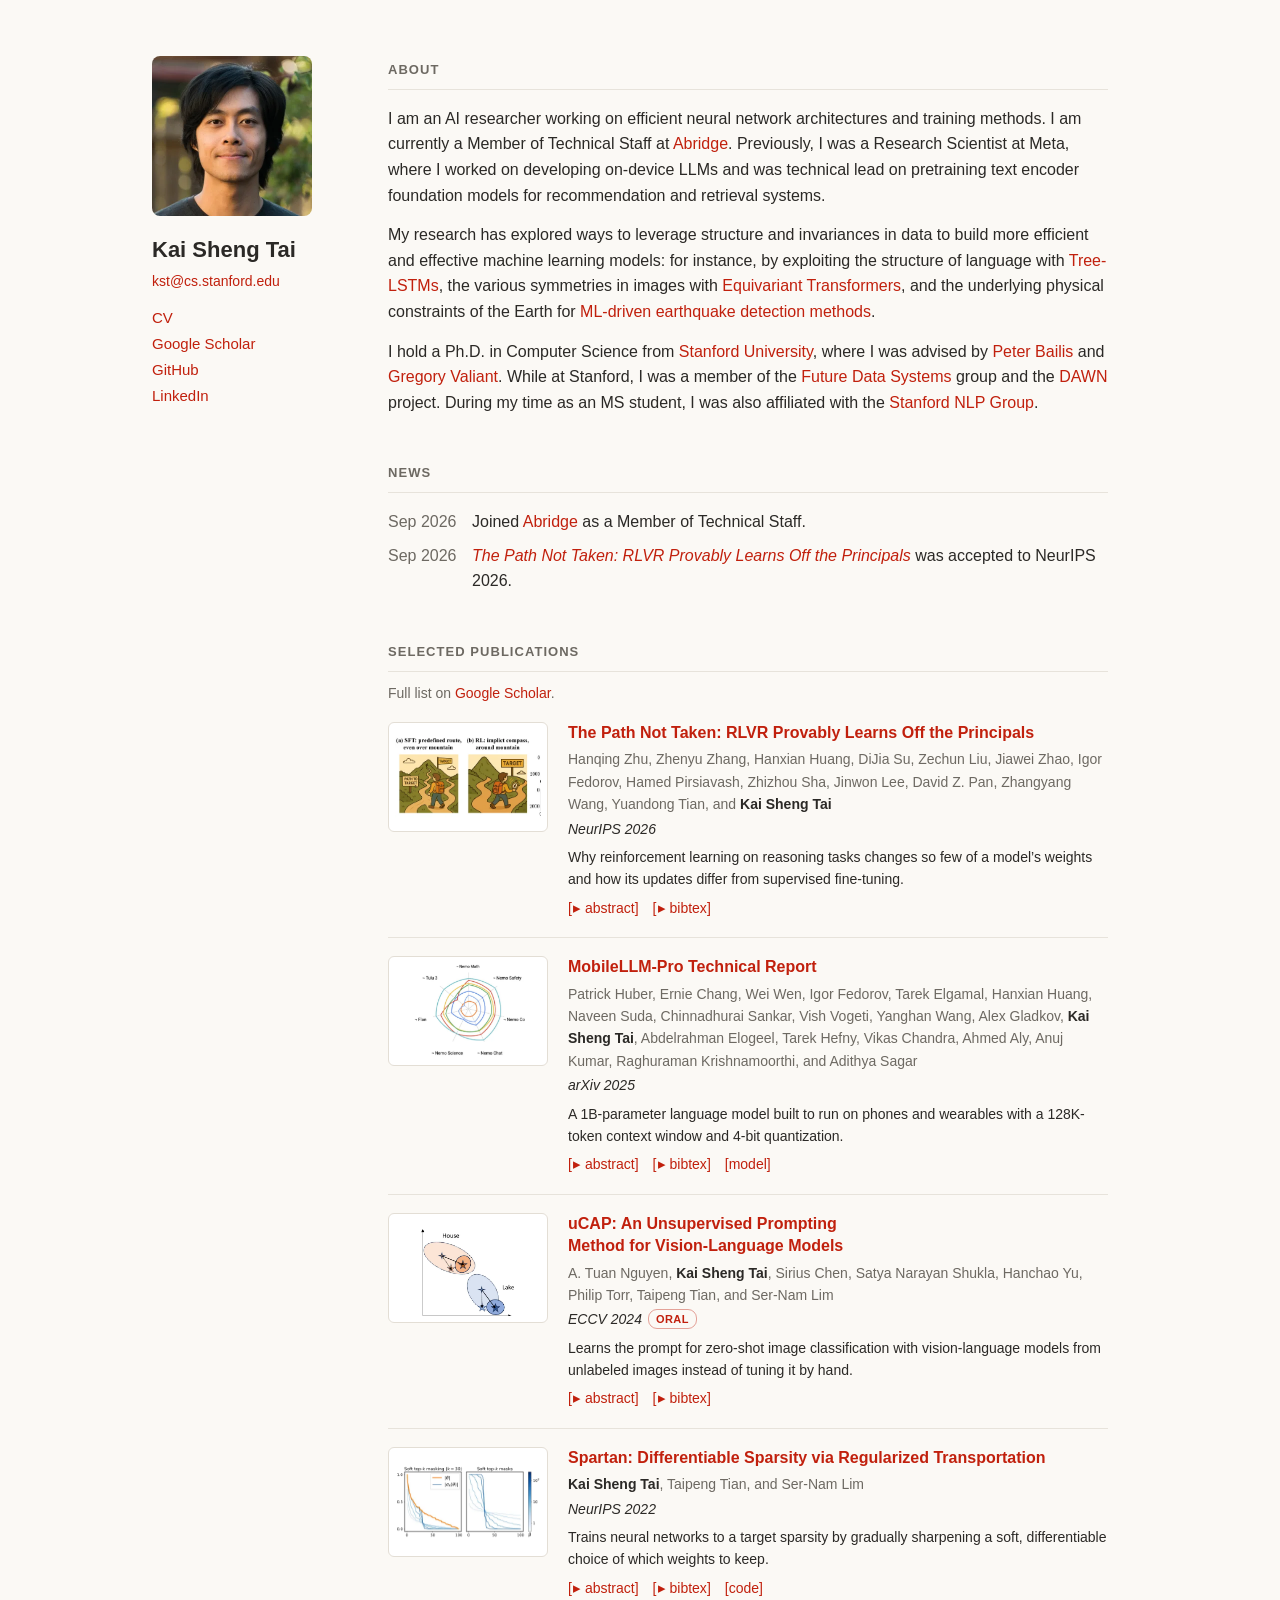
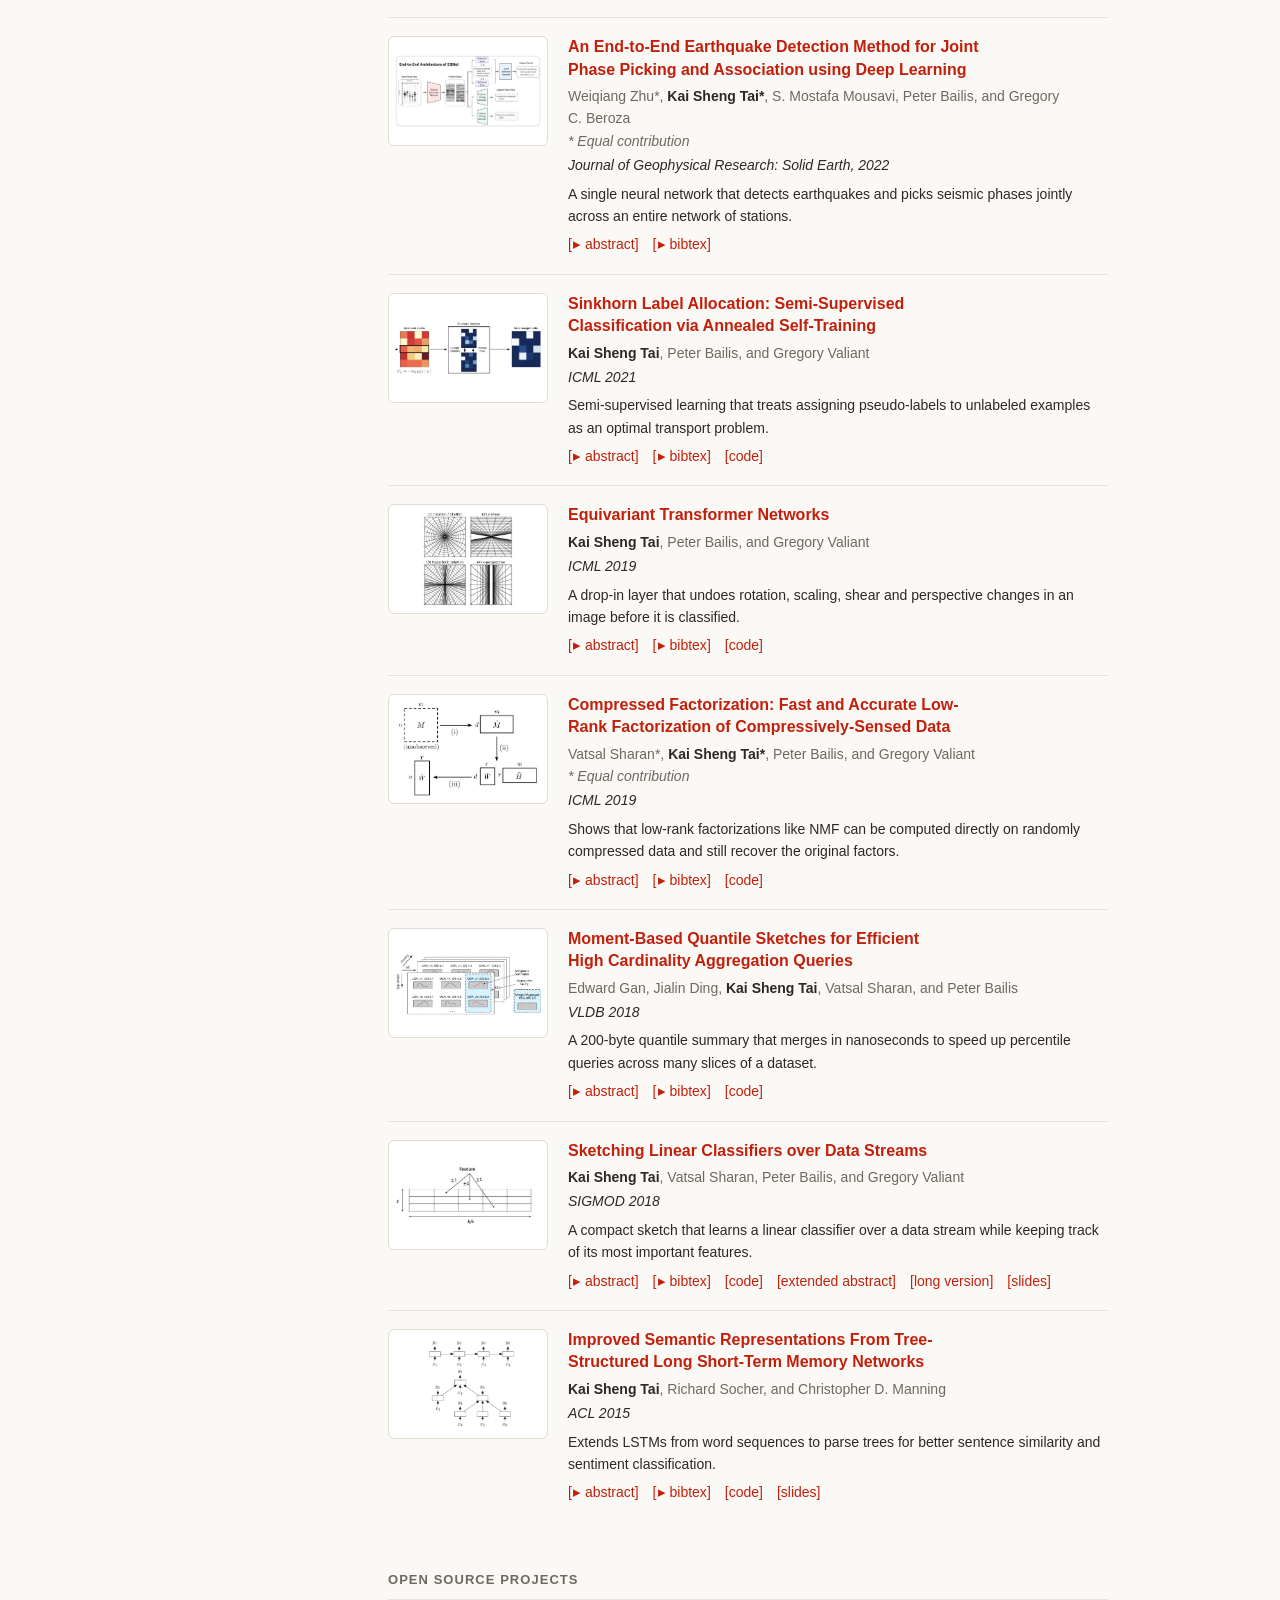
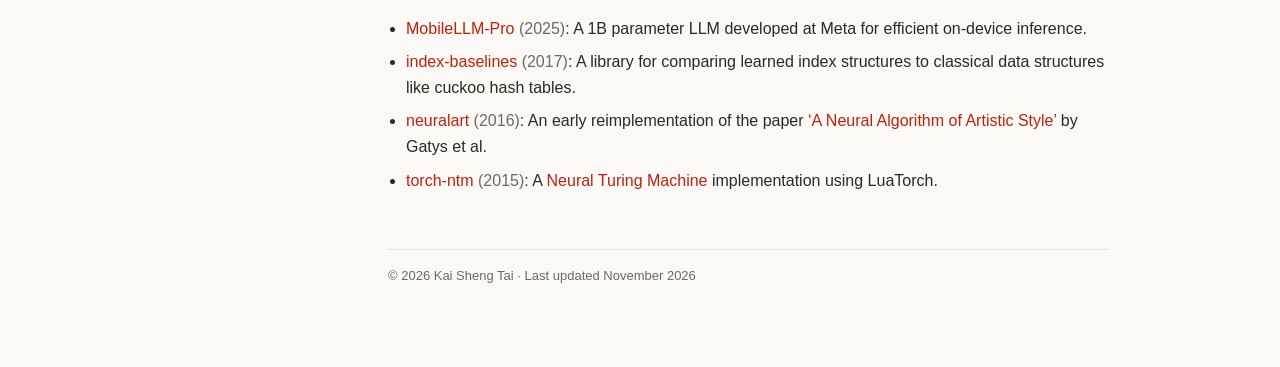
<file: index.html>
<!DOCTYPE html>
<html lang="en">
  <head>
    <meta charset="utf-8">
    <meta name="viewport" content="width=device-width, initial-scale=1">
    <title>Kai Sheng Tai</title>
    <meta name="description" content="Kai Sheng Tai is an AI researcher working on efficient neural network architectures and training methods. Member of Technical Staff at Abridge; previously Meta and Stanford.">
    <meta name="color-scheme" content="light dark">
    <link rel="canonical" href="https://kaishengtai.github.io/">
    <link rel="icon" href="static/icon.svg" type="image/svg+xml">
    <link rel="icon" href="static/icon-32.png" type="image/png" sizes="32x32">
    <link rel="apple-touch-icon" href="static/apple-touch-icon.png">
    <meta name="theme-color" content="#fbf9f5" media="(prefers-color-scheme: light)">
    <meta name="theme-color" content="#23211e" media="(prefers-color-scheme: dark)">
    <link rel="stylesheet" href="css/style.css">

    <!-- Google tag (gtag.js) -->
    <script async src="https://www.googletagmanager.com/gtag/js?id=G-Z8JV781LD0"></script>
    <script>
      window.dataLayer = window.dataLayer || [];
      function gtag(){dataLayer.push(arguments);}
      gtag('js', new Date());
      gtag('config', 'G-Z8JV781LD0');
    </script>

    <meta property="og:type" content="profile">
    <meta property="og:title" content="Kai Sheng Tai">
    <meta property="og:description" content="AI researcher working on efficient neural network architectures and training methods.">
    <meta property="og:url" content="https://kaishengtai.github.io/">
    <meta property="og:image" content="https://kaishengtai.github.io/static/kaishengtai.jpg">
    <meta name="twitter:card" content="summary">

    <script type="application/ld+json">
    {
      "@context": "https://schema.org",
      "@type": "Person",
      "name": "Kai Sheng Tai",
      "url": "https://kaishengtai.github.io/",
      "image": "https://kaishengtai.github.io/static/kaishengtai.jpg",
      "jobTitle": "Member of Technical Staff",
      "worksFor": {"@type": "Organization", "name": "Abridge"},
      "alumniOf": {"@type": "CollegeOrUniversity", "name": "Stanford University"},
      "sameAs": [
        "https://github.com/kaishengtai",
        "https://scholar.google.com/citations?user=AMwvwPYAAAAJ",
        "https://www.linkedin.com/in/kaishengtai"
      ]
    }
    </script>
  </head>
  <body>
    <div class="page">
      <aside class="sidebar">
        <img class="photo" src="static/kaishengtai.webp" width="160" height="160" alt="Portrait of Kai Sheng Tai">
        <div class="sidebar-text">
          <h1 class="name">Kai Sheng Tai</h1>
          <p class="contact"><a href="mailto:kst@cs.stanford.edu">kst@cs.stanford.edu</a></p>
          <ul class="links">
            <li><a href="static/KaiShengTai_CV.pdf">CV</a></li>
            <li><a rel="me" href="https://scholar.google.com/citations?user=AMwvwPYAAAAJ&amp;hl=en">Google Scholar</a></li>
            <li><a rel="me" href="https://github.com/kaishengtai">GitHub</a></li>
            <li><a rel="me" href="https://www.linkedin.com/in/kaishengtai">LinkedIn</a></li>
          </ul>
        </div>
      </aside>

      <main>
        <section id="about">
          <h2>About</h2>
          <p>
            I am an AI researcher working on efficient neural network architectures and training methods.
            I am currently a Member of Technical Staff at <a href="https://www.abridge.com/">Abridge</a>.
            Previously, I was a Research Scientist at Meta, where I worked on developing on-device LLMs and was
            technical lead on pretraining text encoder foundation models for recommendation and retrieval systems.
          </p>
          <p>
            My research has explored ways to leverage structure and invariances in data to build more efficient and effective machine learning models:
            for instance, by exploiting the structure of language with <a href="#treelstm">Tree-LSTMs</a>,
            the various symmetries in images with <a href="#etn">Equivariant Transformers</a>,
            and the underlying physical constraints of the Earth for <a href="#eqnet">ML-driven earthquake detection methods</a>.
          </p>
          <p>
            I hold a Ph.D. in Computer Science from <a href="https://cs.stanford.edu/">Stanford University</a>,
            where I was advised by <a href="https://www.bailis.org/">Peter Bailis</a> and
            <a href="https://theory.stanford.edu/~valiant/">Gregory Valiant</a>. While at Stanford, I was a member of
            the <a href="https://github.com/stanford-futuredata">Future Data Systems</a> group and the
            <a href="https://dawn.cs.stanford.edu/">DAWN</a> project.
            During my time as an MS student, I was also affiliated with the <a href="https://nlp.stanford.edu/">Stanford NLP Group</a>.
          </p>
        </section>

        <section id="news">
          <h2>News</h2>
          <ul class="news">
            <li><span class="news-date">Sep 2026</span> <span>Joined <a href="https://www.abridge.com/">Abridge</a> as a Member of Technical Staff.</span></li>
            <li><span class="news-date">Sep 2026</span> <span><a href="#rlvr"><em>The Path Not Taken: RLVR Provably Learns Off the Principals</em></a> was accepted to NeurIPS 2026.</span></li>
          </ul>
        </section>

        <section id="publications">
          <h2>Selected Publications</h2>
          <p class="section-note">Full list on <a href="https://scholar.google.com/citations?user=AMwvwPYAAAAJ&amp;hl=en">Google Scholar</a>.</p>
          <ol class="pubs">
          <li class="pub" id="rlvr">
            <a class="pub-thumb" href="https://arxiv.org/abs/2511.08567" tabindex="-1" aria-hidden="true">
              <img src="static/thumbs/rlvr.webp" alt="Illustration contrasting SFT following a fixed route with RL navigating by compass" loading="lazy" decoding="async">
            </a>
            <div class="pub-body">
              <h3 class="pub-title"><a href="https://arxiv.org/abs/2511.08567">The Path Not Taken: RLVR Provably Learns Off the Principals</a></h3>
              <p class="pub-authors">Hanqing Zhu, Zhenyu Zhang, Hanxian Huang, DiJia Su, Zechun Liu, Jiawei Zhao, Igor Fedorov, Hamed Pirsiavash, Zhizhou Sha, Jinwon Lee, David Z. Pan, Zhangyang Wang, Yuandong Tian, and <strong>Kai Sheng Tai</strong></p>
              <p class="pub-venue">NeurIPS 2026</p>
              <p class="pub-blurb">Why reinforcement learning on reasoning tasks changes so few of a model’s weights and how its updates differ from supervised fine-tuning.</p>
              <p class="pub-links">
                <button type="button" class="toggle" aria-expanded="false" aria-controls="rlvr-abs"><span class="caret" aria-hidden="true"></span>abstract</button>
                <button type="button" class="toggle" aria-expanded="false" aria-controls="rlvr-bib"><span class="caret" aria-hidden="true"></span>bibtex</button>
              </p>
              <div class="pub-panel" id="rlvr-abs" hidden>
                <p>Reinforcement Learning with Verifiable Rewards (RLVR) reliably improves the reasoning performance of large language models, yet it appears to modify only a small fraction of parameters. We revisit this paradox and show that sparsity is a surface artifact of a model-conditioned optimization bias: for a fixed pretrained model, updates consistently localize to preferred parameter regions, highly consistent across runs and largely invariant to datasets and RL recipes. We mechanistically explain these dynamics with a Three-Gate Theory: Gate I (KL Anchor) imposes a KL-constrained update; Gate II (Model Geometry) steers the step off principal directions into low-curvature, spectrum-preserving subspaces; and Gate III (Precision) hides micro-updates in non-preferred regions, making the off-principal bias appear as sparsity. We then validate this theory and, for the first time, provide a parameter-level characterization of RLVR&#x27;s learning dynamics: RLVR learns off principal directions in weight space, achieving gains via minimal spectral drift, reduced principal-subspace rotation, and off-principal update alignment. In contrast, SFT targets principal weights, distorts the spectrum, and even lags RLVR. Together, these results provide the first parameter-space account of RLVR&#x27;s training dynamics, revealing clear regularities in how parameters evolve. Crucially, we show that RL operates in a distinct optimization regime from SFT, so directly adapting SFT-era parameter-efficient fine-tuning (PEFT) methods can be flawed, as evidenced by our case studies on advanced sparse fine-tuning and LoRA variants. We hope this work charts a path toward a white-box understanding of RLVR and the design of geometry-aware, RLVR-native learning algorithms, rather than repurposed SFT-era heuristics.</p>
              </div>
              <div class="pub-panel pub-bib" id="rlvr-bib" hidden>
                <button type="button" class="copy">Copy</button>
                <pre>@inproceedings{zhu2026path,
  title     = {The Path Not Taken: {RLVR} Provably Learns Off the Principals},
  author    = {Zhu, Hanqing and Zhang, Zhenyu and Huang, Hanxian and Su, DiJia and Liu, Zechun and Zhao, Jiawei and Fedorov, Igor and Pirsiavash, Hamed and Sha, Zhizhou and Lee, Jinwon and Pan, David Z. and Wang, Zhangyang and Tian, Yuandong and Tai, Kai Sheng},
  booktitle = {Advances in Neural Information Processing Systems},
  year      = {2026}
}</pre>
              </div>
            </div>
          </li>
          <li class="pub" id="mobilellm-pro">
            <a class="pub-thumb" href="https://arxiv.org/abs/2511.06719" tabindex="-1" aria-hidden="true">
              <img src="static/thumbs/mobilellm-pro.webp" alt="Radar chart of capability scores across data-mixture ablations" loading="lazy" decoding="async">
            </a>
            <div class="pub-body">
              <h3 class="pub-title"><a href="https://arxiv.org/abs/2511.06719">MobileLLM-Pro Technical Report</a></h3>
              <p class="pub-authors">Patrick Huber, Ernie Chang, Wei Wen, Igor Fedorov, Tarek Elgamal, Hanxian Huang, Naveen Suda, Chinnadhurai Sankar, Vish Vogeti, Yanghan Wang, Alex Gladkov, <strong>Kai Sheng Tai</strong>, Abdelrahman Elogeel, Tarek Hefny, Vikas Chandra, Ahmed Aly, Anuj Kumar, Raghuraman Krishnamoorthi, and Adithya Sagar</p>
              <p class="pub-venue">arXiv 2025</p>
              <p class="pub-blurb">A 1B-parameter language model built to run on phones and wearables with a 128K-token context window and 4-bit quantization.</p>
              <p class="pub-links">
                <button type="button" class="toggle" aria-expanded="false" aria-controls="mobilellm-pro-abs"><span class="caret" aria-hidden="true"></span>abstract</button>
                <button type="button" class="toggle" aria-expanded="false" aria-controls="mobilellm-pro-bib"><span class="caret" aria-hidden="true"></span>bibtex</button>
                <a href="https://huggingface.co/facebook/MobileLLM-Pro">model</a>
              </p>
              <div class="pub-panel" id="mobilellm-pro-abs" hidden>
                <p>Efficient on-device language models around 1 billion parameters are essential for powering low-latency AI applications on mobile and wearable devices. However, achieving strong performance in this model class, while supporting long context windows and practical deployment remains a significant challenge. We introduce MobileLLM-Pro, a 1-billion-parameter language model optimized for on-device deployment. MobileLLM-Pro achieves state-of-the-art results across 11 standard benchmarks, significantly outperforming both Gemma 3-1B and Llama 3.2-1B, while supporting context windows of up to 128,000 tokens and showing only minor performance regressions at 4-bit quantization. These improvements are enabled by four core innovations: (1) implicit positional distillation, a novel technique that effectively instills long-context capabilities through knowledge distillation; (2) a specialist model merging framework that fuses multiple domain experts into a compact model without parameter growth; (3) simulation-driven data mixing using utility estimation; and (4) 4-bit quantization-aware training with self-distillation. We release our model weights and code to support future research in efficient on-device language models.</p>
              </div>
              <div class="pub-panel pub-bib" id="mobilellm-pro-bib" hidden>
                <button type="button" class="copy">Copy</button>
                <pre>@article{huber2025mobilellmpro,
  title   = {{MobileLLM-Pro} Technical Report},
  author  = {Huber, Patrick and Chang, Ernie and Wen, Wei and Fedorov, Igor and Elgamal, Tarek and Huang, Hanxian and Suda, Naveen and Sankar, Chinnadhurai and Vogeti, Vish and Wang, Yanghan and Gladkov, Alex and Tai, Kai Sheng and Elogeel, Abdelrahman and Hefny, Tarek and Chandra, Vikas and Aly, Ahmed and Kumar, Anuj and Krishnamoorthi, Raghuraman and Sagar, Adithya},
  journal = {arXiv preprint arXiv:2511.06719},
  year    = {2025}
}</pre>
              </div>
            </div>
          </li>
          <li class="pub" id="ucap">
            <a class="pub-thumb" href="https://www.ecva.net/papers/eccv_2024/papers_ECCV/papers/09508.pdf" tabindex="-1" aria-hidden="true">
              <img src="static/thumbs/ucap.webp" alt="Diagram of class descriptions aligned to downstream image distributions with learned prompts" loading="lazy" decoding="async">
            </a>
            <div class="pub-body">
              <h3 class="pub-title"><a href="https://www.ecva.net/papers/eccv_2024/papers_ECCV/papers/09508.pdf">uCAP: An Unsupervised Prompting Method for Vision-Language Models</a></h3>
              <p class="pub-authors">A. Tuan Nguyen, <strong>Kai Sheng Tai</strong>, Sirius Chen, Satya Narayan Shukla, Hanchao Yu, Philip Torr, Taipeng Tian, and Ser-Nam Lim</p>
              <p class="pub-venue">ECCV 2024<span class="badge">Oral</span></p>
              <p class="pub-blurb">Learns the prompt for zero-shot image classification with vision-language models from unlabeled images instead of tuning it by hand.</p>
              <p class="pub-links">
                <button type="button" class="toggle" aria-expanded="false" aria-controls="ucap-abs"><span class="caret" aria-hidden="true"></span>abstract</button>
                <button type="button" class="toggle" aria-expanded="false" aria-controls="ucap-bib"><span class="caret" aria-hidden="true"></span>bibtex</button>
              </p>
              <div class="pub-panel" id="ucap-abs" hidden>
                <p>This paper addresses a significant limitation that prevents Contrastive Language-Image Pretrained Models (CLIP) from achieving optimal performance on downstream image classification tasks. The key problem with CLIP-style zero-shot classification is that it requires domain-specific context in the form of prompts to better align the class descriptions to the downstream data distribution. In particular, prompts for vision-language models are domain-level texts (e.g., “a centered satellite image of ...”) which, together with the class names, are fed into the text encoder to provide more context for the downstream dataset. These prompts are typically manually tuned, which is time consuming and often sub-optimal. To overcome this bottleneck, this paper proposes uCAP, a method to automatically learn domain-specific prompts/contexts using only unlabeled in-domain images. We achieve this by modeling the generation of images given the class names and a domain-specific prompt with an unsupervised likelihood distribution, and then performing inference of the prompts. We validate the proposed method across various models and datasets, showing that uCAP consistently outperforms manually tuned prompts and related baselines on the evaluated datasets: ImageNet, CIFAR-10, CIFAR-100, OxfordPets (up to 2%), SUN397 (up to 5%), and Caltech101 (up to 3%).</p>
              </div>
              <div class="pub-panel pub-bib" id="ucap-bib" hidden>
                <button type="button" class="copy">Copy</button>
                <pre>@inproceedings{nguyen2024ucap,
  title     = {{uCAP}: An Unsupervised Prompting Method for Vision-Language Models},
  author    = {Nguyen, A. Tuan and Tai, Kai Sheng and Chen, Bor-Chun and Shukla, Satya Narayan and Yu, Hanchao and Torr, Philip and Tian, Tai-Peng and Lim, Ser-Nam},
  booktitle = {European Conference on Computer Vision (ECCV)},
  year      = {2024}
}</pre>
              </div>
            </div>
          </li>
          <li class="pub" id="spartan">
            <a class="pub-thumb" href="https://arxiv.org/abs/2205.14107" tabindex="-1" aria-hidden="true">
              <img src="static/thumbs/spartan.webp" alt="Plots of soft top-k masks sharpening as the temperature parameter increases" loading="lazy" decoding="async">
            </a>
            <div class="pub-body">
              <h3 class="pub-title"><a href="https://arxiv.org/abs/2205.14107">Spartan: Differentiable Sparsity via Regularized Transportation</a></h3>
              <p class="pub-authors"><strong>Kai Sheng Tai</strong>, Taipeng Tian, and Ser-Nam Lim</p>
              <p class="pub-venue">NeurIPS 2022</p>
              <p class="pub-blurb">Trains neural networks to a target sparsity by gradually sharpening a soft, differentiable choice of which weights to keep.</p>
              <p class="pub-links">
                <button type="button" class="toggle" aria-expanded="false" aria-controls="spartan-abs"><span class="caret" aria-hidden="true"></span>abstract</button>
                <button type="button" class="toggle" aria-expanded="false" aria-controls="spartan-bib"><span class="caret" aria-hidden="true"></span>bibtex</button>
                <a href="https://github.com/facebookresearch/spartan">code</a>
              </p>
              <div class="pub-panel" id="spartan-abs" hidden>
                <p>We present Spartan, a method for training sparse neural network models with a predetermined level of sparsity. Spartan is based on a combination of two techniques: (1) soft top-k masking of low-magnitude parameters via a regularized optimal transportation problem and (2) dual averaging-based parameter updates with hard sparsification in the forward pass. This scheme realizes an exploration-exploitation tradeoff: early in training, the learner is able to explore various sparsity patterns, and as the soft top-k approximation is gradually sharpened over the course of training, the balance shifts towards parameter optimization with respect to a fixed sparsity mask. Spartan is sufficiently flexible to accommodate a variety of sparsity allocation policies, including both unstructured and block structured sparsity, as well as general cost-sensitive sparsity allocation mediated by linear models of per-parameter costs. On ImageNet-1K classification, Spartan yields 95% sparse ResNet-50 models and 90% block sparse ViT-B/16 models while incurring absolute top-1 accuracy losses of less than 1% compared to fully dense training.</p>
              </div>
              <div class="pub-panel pub-bib" id="spartan-bib" hidden>
                <button type="button" class="copy">Copy</button>
                <pre>@inproceedings{tai2022spartan,
  title     = {Spartan: Differentiable Sparsity via Regularized Transportation},
  author    = {Tai, Kai Sheng and Tian, Taipeng and Lim, Ser-Nam},
  booktitle = {Advances in Neural Information Processing Systems},
  year      = {2022}
}</pre>
              </div>
            </div>
          </li>
          <li class="pub" id="eqnet">
            <a class="pub-thumb" href="https://arxiv.org/abs/2109.09911" tabindex="-1" aria-hidden="true">
              <img src="static/thumbs/eqnet.webp" alt="Architecture diagram of the EQNet earthquake detection model" loading="lazy" decoding="async">
            </a>
            <div class="pub-body">
              <h3 class="pub-title"><a href="https://arxiv.org/abs/2109.09911">An End-to-End Earthquake Detection Method for Joint Phase Picking and Association using Deep Learning</a></h3>
              <p class="pub-authors">Weiqiang Zhu*, <strong>Kai Sheng Tai*</strong>, S. Mostafa Mousavi, Peter Bailis, and Gregory C. Beroza</p>
              <p class="pub-note">* Equal contribution</p>
              <p class="pub-venue">Journal of Geophysical Research: Solid Earth, 2022</p>
              <p class="pub-blurb">A single neural network that detects earthquakes and picks seismic phases jointly across an entire network of stations.</p>
              <p class="pub-links">
                <button type="button" class="toggle" aria-expanded="false" aria-controls="eqnet-abs"><span class="caret" aria-hidden="true"></span>abstract</button>
                <button type="button" class="toggle" aria-expanded="false" aria-controls="eqnet-bib"><span class="caret" aria-hidden="true"></span>bibtex</button>
              </p>
              <div class="pub-panel" id="eqnet-abs" hidden>
                <p>Earthquake monitoring by seismic networks typically involves a workflow consisting of phase detection/picking, association, and location tasks. In recent years, the accuracy of these individual stages has been improved through the use of machine learning techniques. In this study, we introduce a new, end-to-end approach that improves overall earthquake detection accuracy by jointly optimizing each stage of the detection pipeline. We propose a neural network architecture for the task of multi-station processing of seismic waveforms recorded over a seismic network. This end-to-end architecture consists of three sub-networks: a backbone network that extracts features from raw waveforms, a phase picking sub-network that picks P- and S-wave arrivals based on these features, and an event detection sub-network that aggregates the features from multiple stations and detects earthquakes. We use these sub-networks in conjunction with a shift-and-stack module based on back-projection that introduces kinematic constraints on arrival times, allowing the model to generalize to different velocity models and to variable station geometry in seismic networks. We evaluate our proposed method on the STanford EArthquake Dataset (STEAD) and on the 2019 Ridgecrest, CA earthquake sequence. The results demonstrate that our end-to-end approach can effectively pick P- and S-wave arrivals and achieve earthquake detection accuracy rivaling that of other state-of-the-art approaches.</p>
              </div>
              <div class="pub-panel pub-bib" id="eqnet-bib" hidden>
                <button type="button" class="copy">Copy</button>
                <pre>@article{zhu2022endtoend,
  title   = {An End-to-End Earthquake Detection Method for Joint Phase Picking and Association Using Deep Learning},
  author  = {Zhu, Weiqiang and Tai, Kai Sheng and Mousavi, S. Mostafa and Bailis, Peter and Beroza, Gregory C.},
  journal = {Journal of Geophysical Research: Solid Earth},
  volume  = {127},
  number  = {3},
  pages   = {e2021JB023283},
  year    = {2022},
  doi     = {10.1029/2021JB023283}
}</pre>
              </div>
            </div>
          </li>
          <li class="pub" id="sla">
            <a class="pub-thumb" href="https://arxiv.org/abs/2102.08622" tabindex="-1" aria-hidden="true">
              <img src="static/thumbs/sla.webp" alt="Schematic of a label cost matrix refined by Sinkhorn iteration into label assignments" loading="lazy" decoding="async">
            </a>
            <div class="pub-body">
              <h3 class="pub-title"><a href="https://arxiv.org/abs/2102.08622">Sinkhorn Label Allocation: Semi-Supervised Classification via Annealed Self-Training</a></h3>
              <p class="pub-authors"><strong>Kai Sheng Tai</strong>, Peter Bailis, and Gregory Valiant</p>
              <p class="pub-venue">ICML 2021</p>
              <p class="pub-blurb">Semi-supervised learning that treats assigning pseudo-labels to unlabeled examples as an optimal transport problem.</p>
              <p class="pub-links">
                <button type="button" class="toggle" aria-expanded="false" aria-controls="sla-abs"><span class="caret" aria-hidden="true"></span>abstract</button>
                <button type="button" class="toggle" aria-expanded="false" aria-controls="sla-bib"><span class="caret" aria-hidden="true"></span>bibtex</button>
                <a href="https://github.com/stanford-futuredata/sinkhorn-label-allocation">code</a>
              </p>
              <div class="pub-panel" id="sla-abs" hidden>
                <p>Self-training is a standard approach to semi-supervised learning where the learner&#x27;s own predictions on unlabeled data are used as supervision during training. In this paper, we reinterpret this label assignment process as an optimal transportation problem between examples and classes, wherein the cost of assigning an example to a class is mediated by the current predictions of the classifier. This formulation facilitates a practical annealing strategy for label assignment and allows for the inclusion of prior knowledge on class proportions via flexible upper bound constraints. The solutions to these assignment problems can be efficiently approximated using Sinkhorn iteration, thus enabling their use in the inner loop of standard stochastic optimization algorithms. We demonstrate the effectiveness of our algorithm on the CIFAR-10, CIFAR-100, and SVHN datasets in comparison with FixMatch, a state-of-the-art self-training algorithm. Our code is available at https://github.com/stanford-futuredata/sinkhorn-label-allocation.</p>
              </div>
              <div class="pub-panel pub-bib" id="sla-bib" hidden>
                <button type="button" class="copy">Copy</button>
                <pre>@inproceedings{tai2021sinkhorn,
  title     = {Sinkhorn Label Allocation: Semi-Supervised Classification via Annealed Self-Training},
  author    = {Tai, Kai Sheng and Bailis, Peter and Valiant, Gregory},
  booktitle = {International Conference on Machine Learning (ICML)},
  year      = {2021}
}</pre>
              </div>
            </div>
          </li>
          <li class="pub" id="etn">
            <a class="pub-thumb" href="https://arxiv.org/abs/1901.11399" tabindex="-1" aria-hidden="true">
              <img src="static/thumbs/etn.webp" alt="Grids of canonical coordinate systems for rotation, shear, hyperbolic rotation and perspective" loading="lazy" decoding="async">
            </a>
            <div class="pub-body">
              <h3 class="pub-title"><a href="https://arxiv.org/abs/1901.11399">Equivariant Transformer Networks</a></h3>
              <p class="pub-authors"><strong>Kai Sheng Tai</strong>, Peter Bailis, and Gregory Valiant</p>
              <p class="pub-venue">ICML 2019</p>
              <p class="pub-blurb">A drop-in layer that undoes rotation, scaling, shear and perspective changes in an image before it is classified.</p>
              <p class="pub-links">
                <button type="button" class="toggle" aria-expanded="false" aria-controls="etn-abs"><span class="caret" aria-hidden="true"></span>abstract</button>
                <button type="button" class="toggle" aria-expanded="false" aria-controls="etn-bib"><span class="caret" aria-hidden="true"></span>bibtex</button>
                <a href="https://github.com/stanford-futuredata/equivariant-transformers">code</a>
              </p>
              <div class="pub-panel" id="etn-abs" hidden>
                <p>How can prior knowledge on the transformation invariances of a domain be incorporated into the architecture of a neural network? We propose Equivariant Transformers (ETs), a family of differentiable image-to-image mappings that improve the robustness of models towards pre-defined continuous transformation groups. Through the use of specially-derived canonical coordinate systems, ETs incorporate functions that are equivariant by construction with respect to these transformations. We show empirically that ETs can be flexibly composed to improve model robustness towards more complicated transformation groups in several parameters. On a real-world image classification task, ETs improve the sample efficiency of ResNet classifiers, achieving relative improvements in error rate of up to 15% in the limited data regime while increasing model parameter count by less than 1%.</p>
              </div>
              <div class="pub-panel pub-bib" id="etn-bib" hidden>
                <button type="button" class="copy">Copy</button>
                <pre>@inproceedings{tai2019equivariant,
  title     = {Equivariant Transformer Networks},
  author    = {Tai, Kai Sheng and Bailis, Peter and Valiant, Gregory},
  booktitle = {International Conference on Machine Learning (ICML)},
  year      = {2019}
}</pre>
              </div>
            </div>
          </li>
          <li class="pub" id="compressed-factorization">
            <a class="pub-thumb" href="https://arxiv.org/abs/1706.08146" tabindex="-1" aria-hidden="true">
              <img src="static/thumbs/compressed-factorization.webp" alt="Diagram of factorizing a compressed matrix and recovering the original factors" loading="lazy" decoding="async">
            </a>
            <div class="pub-body">
              <h3 class="pub-title"><a href="https://arxiv.org/abs/1706.08146">Compressed Factorization: Fast and Accurate Low-Rank Factorization of Compressively-Sensed Data</a></h3>
              <p class="pub-authors">Vatsal Sharan*, <strong>Kai Sheng Tai*</strong>, Peter Bailis, and Gregory Valiant</p>
              <p class="pub-note">* Equal contribution</p>
              <p class="pub-venue">ICML 2019</p>
              <p class="pub-blurb">Shows that low-rank factorizations like NMF can be computed directly on randomly compressed data and still recover the original factors.</p>
              <p class="pub-links">
                <button type="button" class="toggle" aria-expanded="false" aria-controls="compressed-factorization-abs"><span class="caret" aria-hidden="true"></span>abstract</button>
                <button type="button" class="toggle" aria-expanded="false" aria-controls="compressed-factorization-bib"><span class="caret" aria-hidden="true"></span>bibtex</button>
                <a href="https://github.com/kaishengtai/compressed-factorization">code</a>
              </p>
              <div class="pub-panel" id="compressed-factorization-abs" hidden>
                <p>What learning algorithms can be run directly on compressively-sensed data? In this work, we consider the question of accurately and efficiently computing low-rank matrix or tensor factorizations given data compressed via random projections. We examine the approach of first performing factorization in the compressed domain, and then reconstructing the original high-dimensional factors from the recovered (compressed) factors. In both the matrix and tensor settings, we establish conditions under which this natural approach will provably recover the original factors. While it is well-known that random projections preserve a number of geometric properties of a dataset, our work can be viewed as showing that they can also preserve certain solutions of non-convex, NP-Hard problems like non-negative matrix factorization. We support these theoretical results with experiments on synthetic data and demonstrate the practical applicability of compressed factorization on real-world gene expression and EEG time series datasets.</p>
              </div>
              <div class="pub-panel pub-bib" id="compressed-factorization-bib" hidden>
                <button type="button" class="copy">Copy</button>
                <pre>@inproceedings{sharan2019compressed,
  title     = {Compressed Factorization: Fast and Accurate Low-Rank Factorization of Compressively-Sensed Data},
  author    = {Sharan, Vatsal and Tai, Kai Sheng and Bailis, Peter and Valiant, Gregory},
  booktitle = {International Conference on Machine Learning (ICML)},
  year      = {2019}
}</pre>
              </div>
            </div>
          </li>
          <li class="pub" id="msketch">
            <a class="pub-thumb" href="https://arxiv.org/abs/1803.01969" tabindex="-1" aria-hidden="true">
              <img src="static/thumbs/msketch.webp" alt="Data cube of mergeable summaries combined by an aggregation query" loading="lazy" decoding="async">
            </a>
            <div class="pub-body">
              <h3 class="pub-title"><a href="https://arxiv.org/abs/1803.01969">Moment-Based Quantile Sketches for Efficient High Cardinality Aggregation Queries</a></h3>
              <p class="pub-authors">Edward Gan, Jialin Ding, <strong>Kai Sheng Tai</strong>, Vatsal Sharan, and Peter Bailis</p>
              <p class="pub-venue">VLDB 2018</p>
              <p class="pub-blurb">A 200-byte quantile summary that merges in nanoseconds to speed up percentile queries across many slices of a dataset.</p>
              <p class="pub-links">
                <button type="button" class="toggle" aria-expanded="false" aria-controls="msketch-abs"><span class="caret" aria-hidden="true"></span>abstract</button>
                <button type="button" class="toggle" aria-expanded="false" aria-controls="msketch-bib"><span class="caret" aria-hidden="true"></span>bibtex</button>
                <a href="https://github.com/stanford-futuredata/msketch">code</a>
              </p>
              <div class="pub-panel" id="msketch-abs" hidden>
                <p>Interactive analytics increasingly involves querying for quantiles over sub-populations of high cardinality datasets. Data processing engines such as Druid and Spark use mergeable summaries to estimate quantiles, but summary merge times can be a bottleneck during aggregation. We show how a compact and efficiently mergeable quantile sketch can support aggregation workloads. This data structure, which we refer to as the moments sketch, operates with a small memory footprint (200 bytes) and computationally efficient (50ns) merges by tracking only a set of summary statistics, notably the sample moments. We demonstrate how we can efficiently and practically estimate quantiles using the method of moments and the maximum entropy principle, and show how the use of a cascade further improves query time for threshold predicates. Empirical evaluation on real-world datasets shows that the moments sketch can achieve less than 1 percent error with 15 times less merge overhead than comparable summaries, improving end query time in the MacroBase engine by up to 7 times and the Druid engine by up to 60 times.</p>
              </div>
              <div class="pub-panel pub-bib" id="msketch-bib" hidden>
                <button type="button" class="copy">Copy</button>
                <pre>@article{gan2018moment,
  title   = {Moment-Based Quantile Sketches for Efficient High Cardinality Aggregation Queries},
  author  = {Gan, Edward and Ding, Jialin and Tai, Kai Sheng and Sharan, Vatsal and Bailis, Peter},
  journal = {Proceedings of the VLDB Endowment},
  volume  = {11},
  number  = {11},
  pages   = {1647--1660},
  year    = {2018}
}</pre>
              </div>
            </div>
          </li>
          <li class="pub" id="wmsketch">
            <a class="pub-thumb" href="https://dl.acm.org/doi/10.1145/3183713.3196930" tabindex="-1" aria-hidden="true">
              <img src="static/thumbs/wmsketch.webp" alt="Diagram of a feature hashed into several buckets of a sketch" loading="lazy" decoding="async">
            </a>
            <div class="pub-body">
              <h3 class="pub-title"><a href="https://dl.acm.org/doi/10.1145/3183713.3196930">Sketching Linear Classifiers over Data Streams</a></h3>
              <p class="pub-authors"><strong>Kai Sheng Tai</strong>, Vatsal Sharan, Peter Bailis, and Gregory Valiant</p>
              <p class="pub-venue">SIGMOD 2018</p>
              <p class="pub-blurb">A compact sketch that learns a linear classifier over a data stream while keeping track of its most important features.</p>
              <p class="pub-links">
                <button type="button" class="toggle" aria-expanded="false" aria-controls="wmsketch-abs"><span class="caret" aria-hidden="true"></span>abstract</button>
                <button type="button" class="toggle" aria-expanded="false" aria-controls="wmsketch-bib"><span class="caret" aria-hidden="true"></span>bibtex</button>
                <a href="https://github.com/stanford-futuredata/wmsketch">code</a>
                <a href="https://mlsys.org/Conferences/2019/doc/2018/205.pdf">extended abstract</a>
                <a href="https://arxiv.org/abs/1711.02305">long version</a>
                <a href="static/slides/wmsketch-sigmod2018.pdf">slides</a>
              </p>
              <div class="pub-panel" id="wmsketch-abs" hidden>
                <p>We introduce a new sub-linear space sketch---the Weight-Median Sketch---for learning compressed linear classifiers over data streams while supporting the efficient recovery of large-magnitude weights in the model. This enables memory-limited execution of several statistical analyses over streams, including online feature selection, streaming data explanation, relative deltoid detection, and streaming estimation of pointwise mutual information. Unlike related sketches that capture the most frequently-occurring features (or items) in a data stream, the Weight-Median Sketch captures the features that are most discriminative of one stream (or class) compared to another. The Weight-Median Sketch adopts the core data structure used in the Count-Sketch, but, instead of sketching counts, it captures sketched gradient updates to the model parameters. We provide a theoretical analysis that establishes recovery guarantees for batch and online learning, and demonstrate empirical improvements in memory-accuracy trade-offs over alternative memory-budgeted methods, including count-based sketches and feature hashing.</p>
              </div>
              <div class="pub-panel pub-bib" id="wmsketch-bib" hidden>
                <button type="button" class="copy">Copy</button>
                <pre>@inproceedings{tai2018sketching,
  title     = {Sketching Linear Classifiers over Data Streams},
  author    = {Tai, Kai Sheng and Sharan, Vatsal and Bailis, Peter and Valiant, Gregory},
  booktitle = {Proceedings of the 2018 International Conference on Management of Data (SIGMOD)},
  pages     = {757--772},
  year      = {2018},
  doi       = {10.1145/3183713.3196930}
}</pre>
              </div>
            </div>
          </li>
          <li class="pub" id="treelstm">
            <a class="pub-thumb" href="https://aclanthology.org/P15-1150/" tabindex="-1" aria-hidden="true">
              <img src="static/thumbs/treelstm.webp" alt="Diagram comparing a chain-structured LSTM with a tree-structured LSTM" loading="lazy" decoding="async">
            </a>
            <div class="pub-body">
              <h3 class="pub-title"><a href="https://aclanthology.org/P15-1150/">Improved Semantic Representations From Tree-Structured Long Short-Term Memory Networks</a></h3>
              <p class="pub-authors"><strong>Kai Sheng Tai</strong>, Richard Socher, and Christopher D. Manning</p>
              <p class="pub-venue">ACL 2015</p>
              <p class="pub-blurb">Extends LSTMs from word sequences to parse trees for better sentence similarity and sentiment classification.</p>
              <p class="pub-links">
                <button type="button" class="toggle" aria-expanded="false" aria-controls="treelstm-abs"><span class="caret" aria-hidden="true"></span>abstract</button>
                <button type="button" class="toggle" aria-expanded="false" aria-controls="treelstm-bib"><span class="caret" aria-hidden="true"></span>bibtex</button>
                <a href="https://github.com/stanfordnlp/treelstm">code</a>
                <a href="static/slides/treelstm-acl2015.pdf">slides</a>
              </p>
              <div class="pub-panel" id="treelstm-abs" hidden>
                <p>Because of their superior ability to preserve sequence information over time, Long Short-Term Memory (LSTM) networks, a type of recurrent neural network with a more complex computational unit, have obtained strong results on a variety of sequence modeling tasks. The only underlying LSTM structure that has been explored so far is a linear chain. However, natural language exhibits syntactic properties that would naturally combine words to phrases. We introduce the Tree-LSTM, a generalization of LSTMs to tree-structured network topologies. Tree-LSTMs outperform all existing systems and strong LSTM baselines on two tasks: predicting the semantic relatedness of two sentences (SemEval 2014, Task 1) and sentiment classification (Stanford Sentiment Treebank).</p>
              </div>
              <div class="pub-panel pub-bib" id="treelstm-bib" hidden>
                <button type="button" class="copy">Copy</button>
                <pre>@inproceedings{tai2015improved,
  title     = {Improved Semantic Representations From Tree-Structured Long Short-Term Memory Networks},
  author    = {Tai, Kai Sheng and Socher, Richard and Manning, Christopher D.},
  booktitle = {Proceedings of the 53rd Annual Meeting of the Association for Computational Linguistics and the 7th International Joint Conference on Natural Language Processing (Volume 1: Long Papers)},
  pages     = {1556--1566},
  year      = {2015},
  doi       = {10.3115/v1/P15-1150}
}</pre>
              </div>
            </div>
          </li>
          </ol>
        </section>

        <section id="projects">
          <h2>Open Source Projects</h2>
          <ul class="projects">
            <li><a href="https://huggingface.co/facebook/MobileLLM-Pro">MobileLLM-Pro</a> <span class="year">(2025)</span>: A 1B parameter LLM developed at Meta for efficient on-device inference.</li>
            <li><a href="https://github.com/stanford-futuredata/index-baselines">index-baselines</a> <span class="year">(2017)</span>: A library for comparing learned index structures to classical data structures like cuckoo hash tables.</li>
            <li><a href="https://github.com/kaishengtai/neuralart">neuralart</a> <span class="year">(2016)</span>: An early reimplementation of the paper <a href="https://arxiv.org/abs/1508.06576">&lsquo;A Neural Algorithm of Artistic Style&rsquo;</a> by Gatys et al.</li>
            <li><a href="https://github.com/kaishengtai/torch-ntm">torch-ntm</a> <span class="year">(2015)</span>: A <a href="https://arxiv.org/abs/1410.5401">Neural Turing Machine</a> implementation using LuaTorch.</li>
          </ul>
        </section>
        <footer class="site-footer">
          <p>&copy; 2026 Kai Sheng Tai &middot; Last updated November 2026</p>
        </footer>
      </main>
    </div>

    <script>
      document.addEventListener('click', function (e) {
        var btn = e.target.closest('button');
        if (!btn) return;
        if (btn.classList.contains('toggle')) {
          var open = btn.getAttribute('aria-expanded') === 'true';
          // Only one panel per paper is open at a time.
          btn.parentElement.querySelectorAll('.toggle').forEach(function (b) {
            b.setAttribute('aria-expanded', 'false');
            document.getElementById(b.getAttribute('aria-controls')).hidden = true;
          });
          if (!open) {
            btn.setAttribute('aria-expanded', 'true');
            document.getElementById(btn.getAttribute('aria-controls')).hidden = false;
          }
        } else if (btn.classList.contains('copy')) {
          var pre = btn.nextElementSibling;
          var flash = function (label) {
            btn.textContent = label;
            setTimeout(function () { btn.textContent = 'Copy'; }, 1500);
          };
          // If clipboard access is unavailable, select the text so it can be copied by hand.
          var selectText = function () {
            var range = document.createRange();
            range.selectNodeContents(pre);
            var sel = window.getSelection();
            sel.removeAllRanges();
            sel.addRange(range);
            flash('Selected');
          };
          if (navigator.clipboard && window.isSecureContext) {
            navigator.clipboard.writeText(pre.textContent).then(function () { flash('Copied'); }, selectText);
          } else {
            selectText();
          }
        }
      });
    </script>
  </body>
</html>
</file>
<file: css/style.css>
:root {
  --bg: #fbf9f5;
  --text: #2b2926;
  --muted: #6d6962;
  --rule: #e7e3db;
  --accent: #c1200d;
  --accent-hover: #8f1709;
  --panel: #f2eee7;
  --thumb-bg: #ffffff;
  --thumb-border: #e3ded5;
}

@media (prefers-color-scheme: dark) {
  :root {
    --bg: #23211e;
    --text: #e8e4dd;
    --muted: #a39e95;
    --rule: #38352f;
    --accent: #ff7a66;
    --accent-hover: #ffa496;
    --panel: #2d2a26;
    --thumb-bg: #e9e5de;
    --thumb-border: #38352f;
  }
}

*, *::before, *::after { box-sizing: border-box; }

html { -webkit-text-size-adjust: 100%; }

@media (prefers-reduced-motion: no-preference) {
  html { scroll-behavior: smooth; }
}

::selection { background: color-mix(in srgb, var(--accent) 22%, transparent); }

body {
  margin: 0;
  background: var(--bg);
  color: var(--text);
  font: 16px/1.6 -apple-system, BlinkMacSystemFont, "Segoe UI", Roboto, "Helvetica Neue", Arial, sans-serif;
}

a { color: var(--accent); text-decoration: none; }
a:hover { color: var(--accent-hover); text-decoration: underline; }
a:focus-visible, button:focus-visible { outline: 2px solid var(--accent); outline-offset: 2px; border-radius: 2px; }

.page {
  max-width: 1040px;
  margin: 0 auto;
  padding: 56px 32px 80px;
  display: grid;
  grid-template-columns: 180px minmax(0, 1fr);
  gap: 56px;
}

/* Sidebar */
.sidebar { position: sticky; top: 56px; align-self: start; }
.photo { display: block; width: 160px; height: 160px; border-radius: 8px; object-fit: cover; }
.name { font-size: 22px; font-weight: 600; line-height: 1.25; margin: 20px 0 6px; }
.contact { margin: 0 0 14px; font-size: 14px; word-break: break-all; }
.links { list-style: none; padding: 0; margin: 0; font-size: 15px; }
.links li { margin: 2px 0; }

/* Sections */
main { max-width: 720px; }
section + section { margin-top: 48px; }
h2 {
  font-size: 13px;
  font-weight: 600;
  letter-spacing: 0.08em;
  text-transform: uppercase;
  color: var(--muted);
  margin: 0 0 16px;
  padding-bottom: 8px;
  border-bottom: 1px solid var(--rule);
}
#about h2 { margin-top: 4px; }
p { margin: 0 0 14px; text-wrap: pretty; }
h1, h2, h3 { text-wrap: balance; }
.section-note { font-size: 14px; color: var(--muted); margin-top: -6px; }

/* News */
.news { list-style: none; padding: 0; margin: 0; }
.news li { display: grid; grid-template-columns: 76px minmax(0, 1fr); gap: 8px; margin-bottom: 8px; }
.news-date { color: var(--muted); font-variant-numeric: tabular-nums; }

/* Publications */
.pubs { list-style: none; padding: 0; margin: 0; }
.pub {
  display: grid;
  grid-template-columns: 160px minmax(0, 1fr);
  gap: 20px;
  padding: 18px 0;
  border-top: 1px solid var(--rule);
  scroll-margin-top: 16px;
}
.pub:first-child { border-top: 0; padding-top: 4px; }
.pub:target .pub-title a { background: color-mix(in srgb, var(--accent) 14%, transparent); }
.pub-thumb {
  display: flex;
  align-items: center;
  justify-content: center;
  width: 160px;
  height: 110px;
  padding: 6px;
  background: var(--thumb-bg);
  border: 1px solid var(--thumb-border);
  border-radius: 6px;
  overflow: hidden;
  transition: border-color 0.15s ease, box-shadow 0.15s ease, transform 0.15s ease;
}
.pub-thumb:hover {
  border-color: color-mix(in srgb, var(--accent) 45%, var(--thumb-border));
  box-shadow: 0 4px 14px rgb(0 0 0 / 0.08);
  transform: translateY(-1px);
}
/* Multiply blends each figure's white background into the box color, so
   box and figure read as one surface in both themes. */
.pub-thumb img { max-width: 100%; max-height: 100%; object-fit: contain; mix-blend-mode: multiply; }
.pub-title { font-size: 16px; font-weight: 600; line-height: 1.4; margin: 0 0 4px; text-wrap: balance; }
.pub-authors, .pub-note, .pub-venue { font-size: 14px; margin: 0; }
.pub-authors { color: var(--muted); }
.pub-authors strong { color: var(--text); font-weight: 600; }
.pub-note { color: var(--muted); font-style: italic; }
.pub-venue { font-style: italic; margin-top: 2px; }
.pub-blurb { font-size: 14px; margin: 6px 0 0; }
.badge {
  display: inline-block;
  margin-left: 6px;
  padding: 0 7px;
  font-size: 11px;
  font-style: normal;
  font-weight: 600;
  letter-spacing: 0.04em;
  text-transform: uppercase;
  line-height: 18px;
  vertical-align: 1px;
  color: var(--accent);
  border: 1px solid color-mix(in srgb, var(--accent) 40%, transparent);
  border-radius: 9px;
}
.pub-links { font-size: 14px; margin: 6px 0 0; display: flex; flex-wrap: wrap; gap: 4px 14px; }
.pub-links a::before, .toggle::before { content: "["; }
.pub-links a::after, .toggle::after { content: "]"; }
.caret {
  display: inline-block;
  width: 0.75em;
  margin-right: 2px;
  font-size: 1.05em;
  line-height: 1;
  text-align: center;
  transition: transform 0.15s ease;
}
.caret::before { content: "\25B8"; }
.toggle[aria-expanded="true"] .caret { transform: rotate(90deg); }

button { font: inherit; color: inherit; }
.toggle {
  background: none;
  border: 0;
  padding: 0;
  color: var(--accent);
  cursor: pointer;
}
.toggle:hover { color: var(--accent-hover); text-decoration: underline; }
.toggle[aria-expanded="true"] { font-weight: 600; }

.pub-panel {
  margin-top: 10px;
  padding: 12px 14px;
  background: var(--panel);
  border-radius: 6px;
  font-size: 14px;
  line-height: 1.55;
}
.pub-panel p { margin: 0; }
.pub-bib { position: relative; }
.pub-bib pre {
  margin: 0;
  font: 12.5px/1.5 ui-monospace, SFMono-Regular, Menlo, Consolas, monospace;
  white-space: pre-wrap;
  overflow-wrap: anywhere;
}
.copy {
  position: absolute;
  top: 8px;
  right: 8px;
  font-size: 12px;
  padding: 2px 10px;
  background: var(--bg);
  border: 1px solid var(--rule);
  border-radius: 4px;
  cursor: pointer;
}
.copy:hover { border-color: var(--muted); }

/* Projects */
.projects { padding-left: 18px; margin: 0; }
.projects li { margin-bottom: 8px; }
.year { color: var(--muted); }

/* Footer */
.site-footer {
  margin-top: 56px;
  padding-top: 16px;
  border-top: 1px solid var(--rule);
  font-size: 13px;
  color: var(--muted);
}
.site-footer p { margin: 0; }

/* 404 page */
.not-found { max-width: 560px; margin: 0 auto; padding: 18vh 24px 80px; }
.not-found h1 { font-size: 28px; font-weight: 600; margin: 0 0 8px; }

/* Narrow screens: sidebar becomes a header */
@media (max-width: 760px) {
  .page { grid-template-columns: minmax(0, 1fr); gap: 32px; padding: 24px 16px 56px; }
  .sidebar { position: static; display: flex; gap: 16px; align-items: center; }
  .photo { width: 96px; height: 96px; flex-shrink: 0; }
  .name { margin-top: 0; font-size: 20px; }
  .contact { margin-bottom: 4px; }
  .links { display: flex; flex-wrap: wrap; gap: 0 12px; font-size: 14px; }
  .pub { grid-template-columns: 96px minmax(0, 1fr); gap: 14px; }
  .pub-thumb { width: 96px; height: 72px; padding: 4px; }
  .pub-panel { margin-left: -110px; }
}

/* Print: a clean one-page bio */
@media print {
  :root {
    --bg: #fff; --text: #000; --muted: #444; --rule: #ccc; --accent: #000; --panel: #fff;
  }
  body { font-size: 11pt; }
  .page { display: block; max-width: none; padding: 0; }
  .sidebar { position: static; display: flex; gap: 16px; align-items: center; margin-bottom: 20px; }
  .photo { width: 80px; height: 80px; }
  .name { margin-top: 0; }
  .links { display: flex; flex-wrap: wrap; gap: 0 12px; }
  .links a::after { content: " (" attr(href) ")"; font-size: 9pt; color: var(--muted); }
  .pub { display: block; padding: 8px 0; break-inside: avoid; }
  .pub-thumb, .pub-links button, .pub-panel { display: none !important; }
  .pub-title a::after { content: " \2014  " attr(href); font-weight: 400; font-size: 9pt; color: var(--muted); word-break: break-all; }
  a { text-decoration: none; }
  section + section { margin-top: 20px; }
  .site-footer { margin-top: 24px; }
}
</file>
